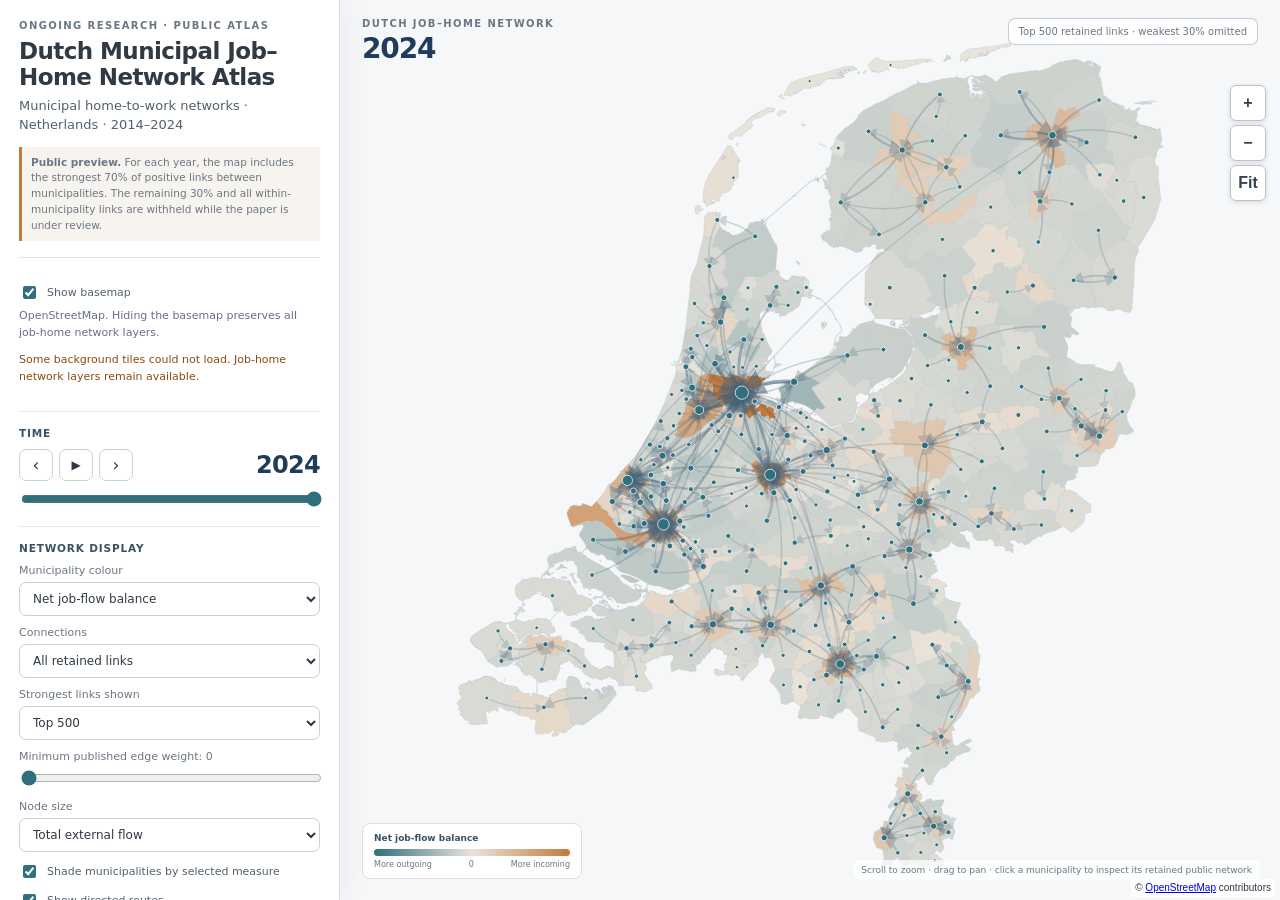
<file: index.html>
<!doctype html>
<html lang="en">
<head>
  <meta charset="utf-8">
  <meta name="viewport" content="width=device-width, initial-scale=1">
  <meta name="description" content="Interactive atlas of Dutch municipal home-to-work networks, 2014–2024.">
  <title>Dutch Municipal Job–Home Network Atlas</title>
  <link rel="stylesheet" href="assets/styles.css?v=20260826">
</head>
<body>
  <main class="app-shell">
    <aside class="sidebar">
      <header class="project-header">
        <div class="eyebrow">ONGOING RESEARCH · PUBLIC ATLAS</div>
        <h1>Dutch Municipal Job–Home Network Atlas</h1>
        <p class="subtitle">Municipal home-to-work networks · Netherlands · 2014–2024</p>
        <p class="release-note"><strong>Public preview.</strong> For each year, the map includes the strongest 70% of positive links between municipalities. The remaining 30% and all within-municipality links are withheld while the paper is under review.</p>
      </header>

      <section class="control-section">
        <div class="section-heading">Time</div>
        <div class="year-row">
          <button id="prevYear" class="icon-button" type="button" aria-label="Previous year">‹</button>
          <button id="playYear" class="icon-button play-button" type="button" aria-label="Play years">▶</button>
          <button id="nextYear" class="icon-button" type="button" aria-label="Next year">›</button>
          <output id="yearValue" class="year-value">2024</output>
        </div>
        <input id="yearSlider" type="range" min="2014" max="2024" step="1" value="2024" aria-label="Year">
      </section>

      <section class="control-section">
        <div class="section-heading">Network display</div>
        <label class="field-label" for="metricSelect">Municipality colour</label>
        <select id="metricSelect">
          <option value="net">Net job-flow balance</option>
          <option value="incoming">Incoming job flow</option>
          <option value="outgoing">Outgoing job flow</option>
          <option value="total">Total external flow</option>
          <option value="in_degree">Incoming partners</option>
          <option value="out_degree">Outgoing partners</option>
        </select>

        <label class="field-label" for="flowMode">Connections</label>
        <select id="flowMode">
          <option value="all">All retained links</option>
          <option value="incident">Links involving selected municipality</option>
          <option value="outgoing">Outgoing from selected municipality</option>
          <option value="incoming">Incoming to selected municipality</option>
        </select>

        <label class="field-label" for="edgeLimit">Strongest links shown</label>
        <select id="edgeLimit">
          <option value="100">Top 100</option>
          <option value="250">Top 250</option>
          <option value="500" selected>Top 500</option>
          <option value="1000">Top 1,000</option>
          <option value="all">All retained</option>
        </select>

        <label class="field-label" for="minWeight">Minimum published edge weight: <span id="minWeightValue">0</span></label>
        <input id="minWeight" type="range" min="0" max="30" step="0.1" value="0">

        <label class="field-label" for="nodeSize">Node size</label>
        <select id="nodeSize">
          <option value="total">Total external flow</option>
          <option value="incoming">Incoming flow</option>
          <option value="outgoing">Outgoing flow</option>
          <option value="uniform">Uniform</option>
        </select>

        <label class="toggle-row"><input id="shadeToggle" type="checkbox" checked> Shade municipalities by selected measure</label>
        <label class="toggle-row"><input id="routeToggle" type="checkbox" checked> Show directed routes</label>
        <label class="toggle-row"><input id="labelToggle" type="checkbox"> Label leading municipalities</label>
      </section>

      <section class="control-section">
        <div class="section-heading">Find a municipality</div>
        <div class="search-row">
          <input id="searchInput" type="search" list="municipalityOptions" placeholder="Municipality name">
          <datalist id="municipalityOptions"></datalist>
          <button id="searchButton" class="small-button" type="button">Find</button>
        </div>
        <div class="button-row">
          <button id="fitButton" class="secondary-button" type="button">Fit Netherlands</button>
          <button id="clearButton" class="secondary-button" type="button">Clear focus</button>
        </div>
      </section>

      <section class="stats-grid" aria-label="Current public-network statistics">
        <div class="stat"><span class="stat-label">Municipalities</span><strong id="statRegions">342</strong></div>
        <div class="stat"><span class="stat-label">Visible links</span><strong id="statLinks">—</strong></div>
        <div class="stat"><span class="stat-label">Retained links</span><strong id="statRetained">—</strong></div>
        <div class="stat"><span class="stat-label">Published weight</span><strong id="statWeight">—</strong></div>
      </section>

      <section id="selectedCard" class="selected-card" hidden>
        <div class="section-heading">Selected municipality</div>
        <h2 id="selectedName"></h2>
        <div class="selected-metrics">
          <div><span>Incoming</span><strong id="selIncoming">—</strong></div>
          <div><span>Outgoing</span><strong id="selOutgoing">—</strong></div>
          <div><span>Net balance</span><strong id="selNet">—</strong></div>
          <div><span>Total flow</span><strong id="selTotal">—</strong></div>
        </div>
        <div class="partner-grid">
          <div><div class="partner-title">Top destinations</div><ol id="destinationList"></ol></div>
          <div><div class="partner-title">Top origins</div><ol id="originList"></ol></div>
        </div>
        <div class="partner-title">Public-network trend</div>
        <svg id="trendChart" class="trend-chart" viewBox="0 0 280 80" role="img" aria-label="Selected municipality total public network flow by year"></svg>
      </section>

      <footer class="sidebar-footer">
        <p>Direction: home municipality → work municipality. All municipality measures on this page are calculated from the released links only.</p>
        <p><a href="docs/data-and-methods.html">Data, interpretation and release boundary</a></p>
      </footer>
    </aside>

    <section class="map-panel">
      <div class="map-toolbar">
        <div><span class="toolbar-kicker">DUTCH JOB–HOME NETWORK</span><strong id="toolbarYear" class="toolbar-year">2024</strong></div>
        <div id="toolbarNote" class="toolbar-note">Loading public atlas data…</div>
      </div>
      <svg id="mapSvg" class="map-svg" viewBox="0 0 1000 1050" aria-label="Interactive map of Dutch municipal job-home network flows">
        <defs>
          <marker id="arrow" markerWidth="7" markerHeight="7" refX="6" refY="3.5" orient="auto" markerUnits="strokeWidth">
            <path d="M0,0 L7,3.5 L0,7 Z" fill="#46637A"></path>
          </marker>
        </defs>
        <rect class="map-background" x="-5000" y="-5000" width="10000" height="10000"></rect>
        <g id="regionLayer"></g>
        <g id="edgeLayer"></g>
        <g id="nodeLayer"></g>
        <g id="labelLayer"></g>
      </svg>
      <div class="legend">
        <div id="legendTitle" class="legend-title">Net job-flow balance</div>
        <div id="legendScale" class="legend-scale diverging"></div>
        <div class="legend-values"><span id="legendLow">Lower</span><span id="legendMid">0</span><span id="legendHigh">Higher</span></div>
      </div>
      <div id="tooltip" class="tooltip" hidden></div>
      <div class="map-help">Scroll to zoom · drag to pan · click a municipality to inspect its retained public network</div>
    </section>
  </main>
  <script src="assets/basemap-toggle.js?v=20260912" defer></script>
  <script src="assets/basemap.js?v=20260913-navigation" defer></script>
  <script src="assets/app.js?v=20261104-land" defer></script>
</body>
</html>
</file>
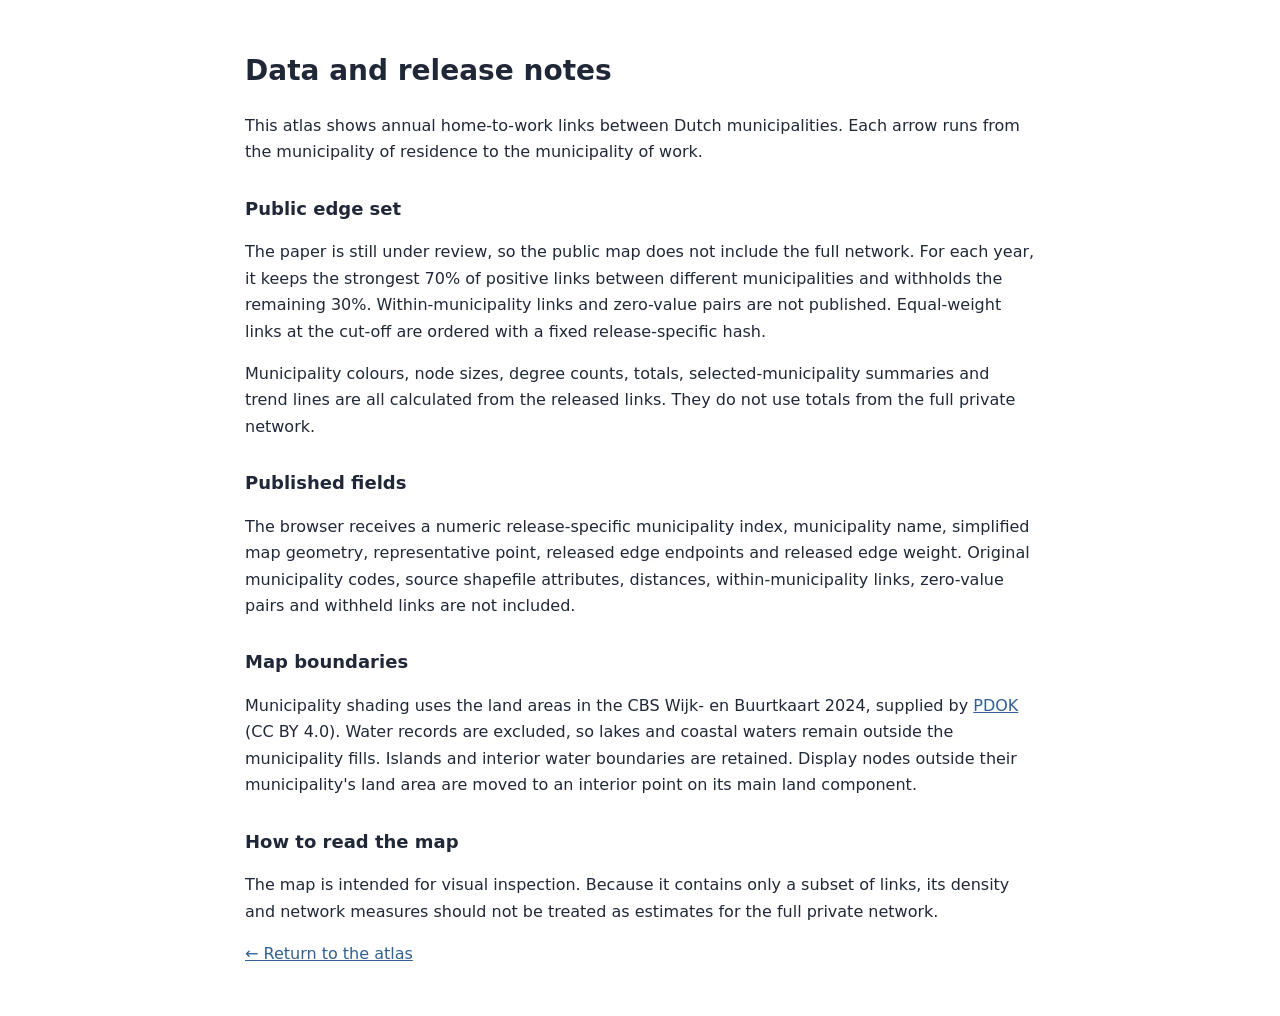
<file: docs/data-and-methods.html>
<!doctype html>
<html lang="en">
<head>
  <meta charset="utf-8">
  <meta name="viewport" content="width=device-width,initial-scale=1">
  <title>Data and release notes</title>
  <style>body{font-family:system-ui,-apple-system,sans-serif;max-width:790px;margin:48px auto;padding:0 24px;color:#202838;line-height:1.65}h1{font-size:28px}h2{font-size:18px;margin-top:28px}code{background:#f1f3f6;padding:2px 5px;border-radius:4px}a{color:#315f91}</style>
</head>
<body>
  <h1>Data and release notes</h1>
  <p>This atlas shows annual home-to-work links between Dutch municipalities. Each arrow runs from the municipality of residence to the municipality of work.</p>

  <h2>Public edge set</h2>
  <p>The paper is still under review, so the public map does not include the full network. For each year, it keeps the strongest 70% of positive links between different municipalities and withholds the remaining 30%. Within-municipality links and zero-value pairs are not published. Equal-weight links at the cut-off are ordered with a fixed release-specific hash.</p>
  <p>Municipality colours, node sizes, degree counts, totals, selected-municipality summaries and trend lines are all calculated from the released links. They do not use totals from the full private network.</p>

  <h2>Published fields</h2>
  <p>The browser receives a numeric release-specific municipality index, municipality name, simplified map geometry, representative point, released edge endpoints and released edge weight. Original municipality codes, source shapefile attributes, distances, within-municipality links, zero-value pairs and withheld links are not included.</p>

  <h2>Map boundaries</h2>
  <p>Municipality shading uses the land areas in the CBS Wijk- en Buurtkaart 2024, supplied by <a href="https://www.pdok.nl/introductie/-/article/cbs-wijken-en-buurten">PDOK</a> (CC BY 4.0). Water records are excluded, so lakes and coastal waters remain outside the municipality fills. Islands and interior water boundaries are retained. Display nodes outside their municipality's land area are moved to an interior point on its main land component.</p>

  <h2>How to read the map</h2>
  <p>The map is intended for visual inspection. Because it contains only a subset of links, its density and network measures should not be treated as estimates for the full private network.</p>

  <p><a href="../">← Return to the atlas</a></p>
</body>
</html>
</file>
<file: assets/styles.css>
*{box-sizing:border-box}html,body{margin:0;width:100%;height:100%;font-family:Inter,ui-sans-serif,system-ui,-apple-system,BlinkMacSystemFont,"Segoe UI",sans-serif;color:#2F3A45;background:#F6F7F8}button,input,select{font:inherit}.app-shell{display:grid;grid-template-columns:340px minmax(0,1fr);height:100vh;overflow:hidden}.sidebar{background:#fff;border-right:1px solid #D8DEE5;padding:20px 19px 24px;overflow-y:auto;box-shadow:8px 0 24px rgba(23,32,51,.04);z-index:3}.project-header{padding-bottom:16px;border-bottom:1px solid #E2E6EA}.eyebrow,.toolbar-kicker{font-size:10px;letter-spacing:.14em;font-weight:750;color:#6B7785}.project-header h1{font-size:23px;line-height:1.13;margin:7px 0 7px;letter-spacing:-.025em}.subtitle{font-size:13px;line-height:1.45;color:#52616F;margin:0}.release-note{font-size:10.5px;line-height:1.5;color:#6B7785;background:#F7F3EE;border-left:3px solid #C47A3A;padding:8px 9px;margin:12px 0 0}.control-section{padding:15px 0;border-bottom:1px solid #E3E7EB}.section-heading{font-size:10.5px;font-weight:750;text-transform:uppercase;letter-spacing:.08em;color:#385266;margin-bottom:10px}.year-row{display:grid;grid-template-columns:34px 34px 34px 1fr;gap:6px;align-items:center;margin-bottom:8px}.icon-button,.small-button,.secondary-button{border:1px solid #C8D0D8;background:#fff;color:#2F3A45;border-radius:7px;cursor:pointer}.icon-button{width:34px;height:32px;font-size:17px}.icon-button:hover,.small-button:hover,.secondary-button:hover{background:#E7EEF2}.play-button{font-size:12px}.year-value{text-align:right;font-size:24px;font-weight:700;letter-spacing:-.03em;color:#1F3D5A}input[type=range]{width:100%;accent-color:#2F6F7E}.field-label{display:block;font-size:11px;color:#6B7785;margin:10px 0 5px}select,input[type=search]{width:100%;border:1px solid #C9D0D7;border-radius:7px;background:#fff;padding:8px 9px;color:#2F3A45;font-size:12px;outline:none}select:focus,input[type=search]:focus{border-color:#2F6F7E;box-shadow:0 0 0 2px rgba(47,111,126,.13)}.toggle-row{display:flex;align-items:center;gap:8px;font-size:11px;color:#52616F;margin-top:10px}.toggle-row input{accent-color:#2F6F7E}.search-row{display:grid;grid-template-columns:1fr 52px;gap:6px}.small-button{font-size:11px}.button-row{display:grid;grid-template-columns:1fr 1fr;gap:7px;margin-top:8px}.secondary-button{padding:8px;font-size:11px}.stats-grid{display:grid;grid-template-columns:1fr 1fr;gap:7px;margin:15px 0}.stat{border:1px solid #DEE3E7;border-radius:8px;padding:9px 10px;background:#FBFAF8}.stat-label{display:block;font-size:8.5px;text-transform:uppercase;letter-spacing:.05em;color:#6B7785;margin-bottom:4px}.stat strong{font-size:15px;color:#1F3D5A}.selected-card{border-top:1px solid #E3E7EB;padding-top:16px;margin-top:8px}.selected-card h2{font-size:15px;line-height:1.35;margin:0 0 10px;color:#1F3D5A}.selected-metrics{display:grid;grid-template-columns:1fr 1fr;gap:6px}.selected-metrics>div{padding:7px;background:#F7F3EE;border-radius:6px}.selected-metrics span{display:block;font-size:9px;color:#6B7785}.selected-metrics strong{font-size:12px}.partner-grid{display:grid;grid-template-columns:1fr 1fr;gap:10px}.partner-title{font-size:9.5px;font-weight:700;color:#52616F;margin:12px 0 5px}.partner-grid ol{font-size:9.5px;color:#52616F;margin:0;padding-left:18px;line-height:1.5}.trend-chart{width:100%;height:80px;background:#FBFAF8;border:1px solid #E2E6EA;border-radius:6px}.sidebar-footer{font-size:9.5px;line-height:1.5;color:#6B7785;border-top:1px solid #E3E7EB;margin-top:16px;padding-top:13px}.sidebar-footer p{margin:0 0 8px}.sidebar-footer a{color:#2F6F7E}.map-panel{position:relative;min-width:0;height:100vh;overflow:hidden;background:#F6F7F8}.map-toolbar{position:absolute;left:22px;right:22px;top:18px;z-index:4;display:flex;justify-content:space-between;align-items:flex-start;pointer-events:none}.toolbar-kicker{display:block;margin-bottom:3px}.toolbar-year{font-size:28px;font-weight:750;letter-spacing:-.04em;color:#1F3D5A}.toolbar-note{font-size:10px;color:#6B7785;background:rgba(255,255,255,.85);backdrop-filter:blur(5px);padding:7px 10px;border:1px solid rgba(191,199,207,.9);border-radius:7px}.map-svg{display:block;width:100%;height:100%;cursor:grab;touch-action:none}.map-svg.dragging{cursor:grabbing}.map-background{fill:#F6F7F8}.region-shape{fill:#E9E4DB;stroke:#BFC7CF;stroke-width:.42;vector-effect:non-scaling-stroke;transition:opacity .1s ease,fill .1s ease}.region-shape:hover{stroke:#1F3D5A;stroke-width:1}.region-shape.focused{stroke:#1F3D5A;stroke-width:1.65;opacity:1!important}.edge-path{fill:none;stroke:#46637A;stroke-linecap:round;vector-effect:non-scaling-stroke;pointer-events:none;marker-end:url(#arrow)}.edge-path.focused{stroke:#1F3D5A;opacity:.9!important}.node{fill:#2F6F7E;stroke:#fff;stroke-width:.75;vector-effect:non-scaling-stroke;cursor:pointer}.node.dimmed{opacity:.12}.node.focused{fill:#1F3D5A;stroke-width:1.7}.node-label{font-size:8.5px;fill:#2F3A45;font-weight:650;paint-order:stroke;stroke:#fff;stroke-width:2.4px;stroke-linejoin:round;pointer-events:none}.legend{position:absolute;left:22px;bottom:21px;z-index:4;width:220px;background:rgba(255,255,255,.92);border:1px solid #D8DEE5;border-radius:8px;padding:9px 11px}.legend-title{font-size:9px;font-weight:700;color:#385266;margin-bottom:6px}.legend-scale{height:7px;border-radius:4px;overflow:hidden}.legend-scale.diverging{background:linear-gradient(90deg,#2F6F7E,#E9E4DB,#C47A3A)}.legend-scale.sequential{background:linear-gradient(90deg,#F3EFE8,#8CAEB5,#2F6F7E)}.legend-values{display:flex;justify-content:space-between;font-size:8px;color:#6B7785;margin-top:4px}.tooltip{position:absolute;z-index:10;width:220px;background:rgba(31,61,90,.96);color:#fff;padding:9px 11px;border-radius:7px;font-size:10px;line-height:1.5;pointer-events:none;box-shadow:0 8px 24px rgba(31,61,90,.18)}.tooltip strong{font-size:11px}.map-help{position:absolute;right:20px;bottom:20px;z-index:4;color:#6B7785;font-size:9px;background:rgba(255,255,255,.74);padding:5px 8px;border-radius:6px}@media(max-width:900px){.app-shell{grid-template-columns:290px minmax(0,1fr)}.sidebar{padding:16px 14px}.project-header h1{font-size:20px}.legend{width:190px}}@media(max-width:680px){html,body{height:auto}.app-shell{display:block;height:auto;overflow:visible}.sidebar{border-right:0;border-bottom:1px solid #D8DEE5;height:auto;overflow:visible}.map-panel{height:68vh;min-height:470px}.map-toolbar{left:12px;right:12px;top:10px}.legend{left:12px;bottom:12px}.map-help{display:none}}
</file>
